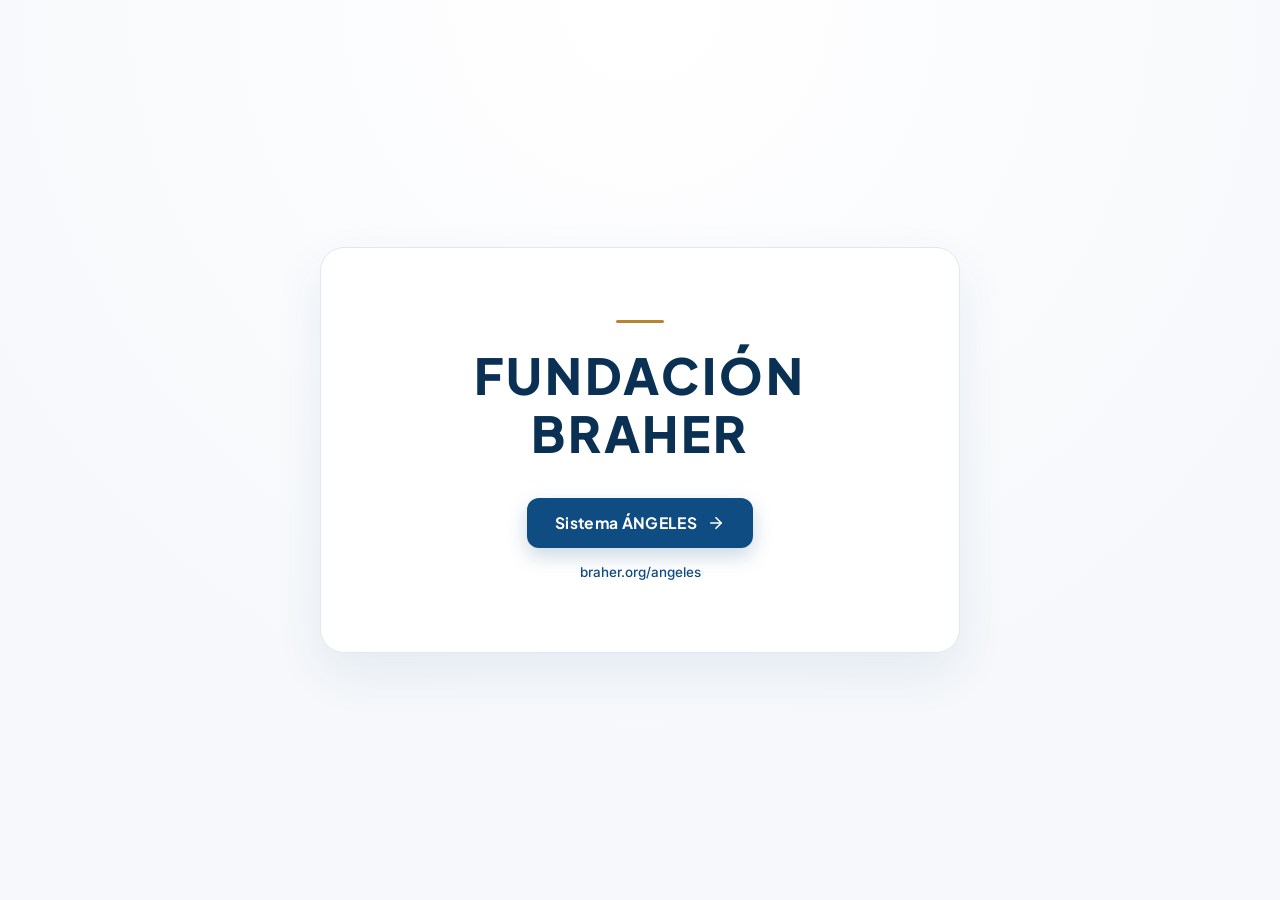
<file: index.html>
<!DOCTYPE html>
<!--
 * @project     ÁNGELES — Sistema Integral EHR & Gestión Clínica (PWA)
 * @institution Ángeles de Esperanza A.C. (Irapuato, Guanajuato)
 * @author      César Augusto Bravo Hernández
 * @role        CESAR A. BRAVO - DevRel @Google
 * @contact     cesarbraher@gmail.com | https://cebraher.com
 * @copyright   Todos los derechos reservados © 2026 César Augusto Bravo Hernández
-->
<html lang="es-MX">
<head>
  <meta charset="UTF-8" />
  <meta name="viewport" content="width=device-width, initial-scale=1.0" />
  <title>FUNDACIÓN BRAHER</title>
  <meta name="description" content="FUNDACIÓN BRAHER — Portal principal en cebraher.org con acceso directo al sistema ÁNGELES." />
  <meta name="theme-color" content="#0F4C81" />
  <link rel="icon" type="image/png" sizes="32x32" href="/angeles/assets/icons/favicon-32x32.png" />
  <link rel="preconnect" href="https://fonts.googleapis.com" />
  <link rel="preconnect" href="https://fonts.gstatic.com" crossorigin />
  <link href="https://fonts.googleapis.com/css2?family=Inter:wght@400;500;600&family=Plus+Jakarta+Sans:wght@600;700;800&display=swap" rel="stylesheet" />
  <style>
    :root {
      --blue-950: #0A3154;
      --blue-900: #0F4C81;
      --gold-500: #B8862D;
      --bg-canvas: #F6F8FB;
      --surface: #FFFFFF;
      --text-primary: #0F172A;
      --text-muted: #64748B;
      --border-light: #E2E8F0;
    }

    *, *::before, *::after { box-sizing: border-box; }

    body {
      margin: 0;
      min-height: 100vh;
      font-family: 'Inter', system-ui, -apple-system, sans-serif;
      background: radial-gradient(circle at top, #FFFFFF 0%, var(--bg-canvas) 68%);
      color: var(--text-primary);
      display: flex;
      flex-direction: column;
      align-items: center;
      justify-content: center;
      padding: 32px 20px;
      text-align: center;
    }

    main {
      width: 100%;
      max-width: 640px;
      background: var(--surface);
      border: 1px solid var(--border-light);
      border-radius: 24px;
      padding: clamp(44px, 7vw, 72px) clamp(24px, 5vw, 52px);
      box-shadow: 0 20px 50px rgba(15, 76, 129, 0.08);
    }

    .accent-rule {
      width: 48px;
      height: 3px;
      background: var(--gold-500);
      border-radius: 999px;
      margin: 0 auto 24px;
    }

    h1 {
      margin: 0 0 36px;
      font-family: 'Plus Jakarta Sans', system-ui, -apple-system, sans-serif;
      font-size: clamp(2rem, 5.2vw, 3.1rem);
      font-weight: 800;
      letter-spacing: 0.06em;
      line-height: 1.15;
      color: var(--blue-950);
    }

    .angeles-link {
      display: inline-flex;
      align-items: center;
      justify-content: center;
      gap: 10px;
      min-height: 50px;
      padding: 0 28px;
      border-radius: 12px;
      background: var(--blue-900);
      color: #FFFFFF;
      text-decoration: none;
      font-family: 'Plus Jakarta Sans', system-ui, sans-serif;
      font-size: 0.98rem;
      font-weight: 700;
      letter-spacing: 0.02em;
      box-shadow: 0 8px 20px rgba(15, 76, 129, 0.22);
      transition: background 0.18s ease, transform 0.14s ease, box-shadow 0.18s ease;
    }

    .angeles-link:hover {
      background: var(--blue-950);
      transform: translateY(-1px);
      box-shadow: 0 12px 26px rgba(15, 76, 129, 0.28);
    }

    .angeles-link:active {
      transform: translateY(0);
    }

    .path-hint {
      margin: 16px 0 0;
      font-size: 0.84rem;
      color: var(--text-muted);
    }

    .path-hint a {
      color: var(--blue-900);
      text-decoration: none;
      font-weight: 500;
    }

    .path-hint a:hover {
      text-decoration: underline;
    }
  </style>
</head>
<body>
  <main>
    <div class="accent-rule" aria-hidden="true"></div>
    <h1>FUNDACIÓN BRAHER</h1>
    <a class="angeles-link" id="link-sistema-angeles" href="/angeles/">
      <span>Sistema ÁNGELES</span>
      <svg width="18" height="18" viewBox="0 0 24 24" fill="none" stroke="currentColor" stroke-width="2.2" stroke-linecap="round" stroke-linejoin="round" aria-hidden="true">
        <line x1="5" y1="12" x2="19" y2="12"/>
        <polyline points="12 5 19 12 12 19"/>
      </svg>
    </a>
    <p class="path-hint">
      <a href="/angeles/">braher.org/angeles</a>
    </p>
  </main>
</body>
</html>
</file>
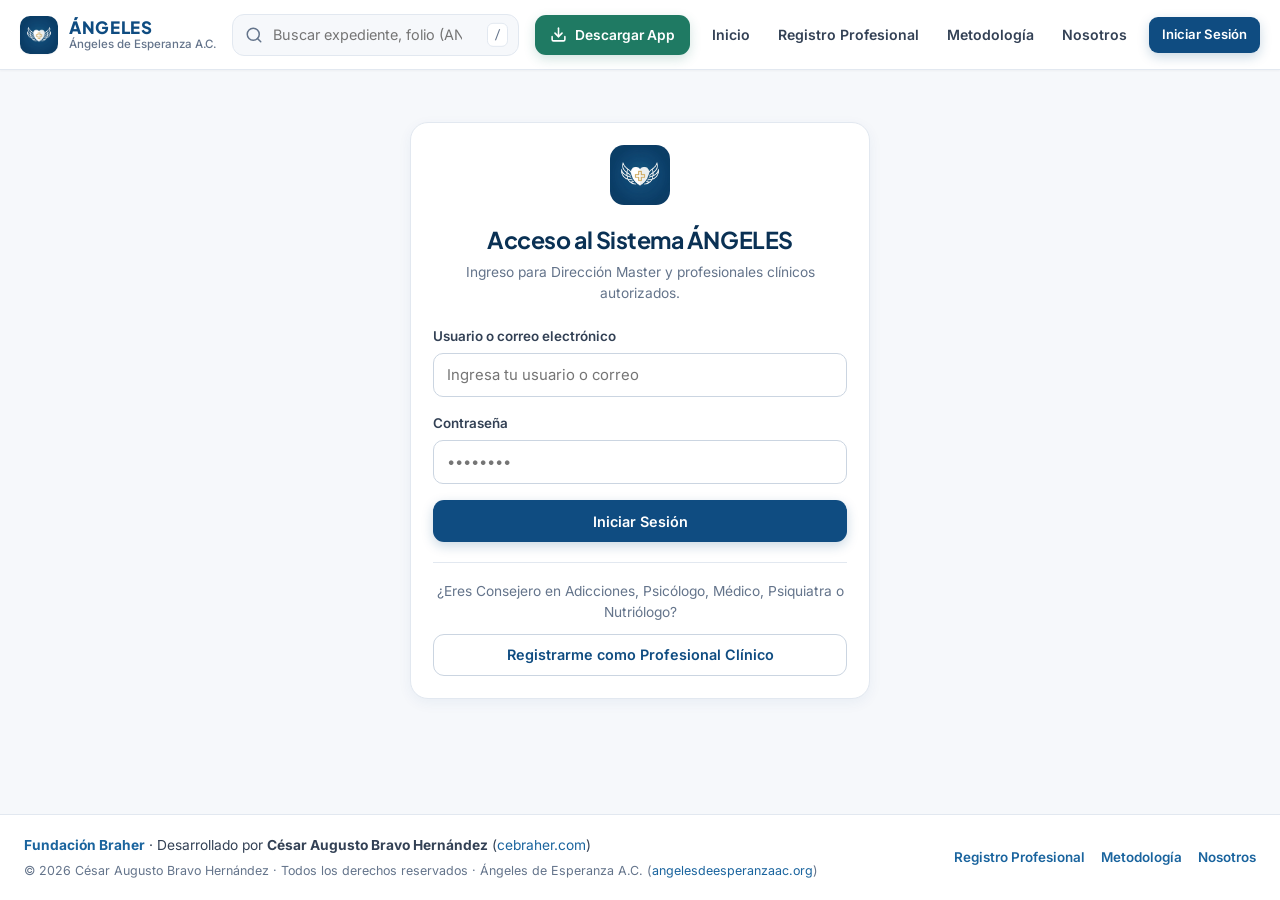
<file: angeles/index.html>
<!DOCTYPE html>
<!--
 * @project     ÁNGELES — Sistema Integral EHR & Gestión Clínica (PWA)
 * @institution Ángeles de Esperanza A.C. (Irapuato, Guanajuato)
 * @author      César Augusto Bravo Hernández
 * @role        CESAR A. BRAVO - DevRel @Google
 * @contact     cesarbraher@gmail.com | https://cebraher.com
 * @copyright   Todos los derechos reservados © 2026 César Augusto Bravo Hernández
-->
<html lang="es-MX">
<head>
  <meta charset="UTF-8" />
  <meta name="viewport" content="width=device-width, initial-scale=1.0, viewport-fit=cover" />
  <title>ÁNGELES — Sistema Integral de Expediente Clínico Electrónico | Ángeles de Esperanza A.C.</title>
  <meta name="description" content="Sistema Integral de Expediente Clínico Electrónico (EHR) y gestión terapéutica instalable como PWA para el Centro de Rehabilitación en Adicciones Ángeles de Esperanza A.C. en Irapuato, Guanajuato." />
  <meta name="author" content="César Augusto Bravo Hernández — CESAR A. BRAVO - DevRel @Google" />

  <!-- PWA & Mobile / Apple Integration (Directorio /angeles/) -->
  <link rel="manifest" href="/angeles/manifest.json" />
  <meta name="theme-color" content="#0F4C81" />
  <meta name="mobile-web-app-capable" content="yes" />
  <meta name="apple-mobile-web-app-capable" content="yes" />
  <meta name="apple-mobile-web-app-status-bar-style" content="black-translucent" />
  <meta name="apple-mobile-web-app-title" content="ÁNGELES" />
  <link rel="apple-touch-icon" href="/angeles/assets/icons/apple-touch-icon.png" />
  <link rel="icon" type="image/png" sizes="32x32" href="/angeles/assets/icons/favicon-32x32.png" />
  <link rel="icon" type="image/png" sizes="192x192" href="/angeles/assets/icons/icon-192x192.png" />

  <!-- Tipografía de alta legibilidad clínica -->
  <link rel="preconnect" href="https://fonts.googleapis.com" />
  <link rel="preconnect" href="https://fonts.gstatic.com" crossorigin />
  <link href="https://fonts.googleapis.com/css2?family=Inter:wght@400;500;600;700&family=JetBrains+Mono:wght@400;500;600&family=Plus+Jakarta+Sans:wght@500;600;700;800&display=swap" rel="stylesheet" />

  <link rel="stylesheet" href="/angeles/css/styles.css" />
</head>
<body>
  <!-- Aviso de estado sin conexión -->
  <div id="offline-banner" class="offline-banner hidden" role="status" aria-live="polite">
    <span>Modo sin conexión detectado — Sus borradores locales se resguardan automáticamente en este dispositivo.</span>
  </div>

  <!-- BARRA SUPERIOR PERSISTENTE (CON BUSCADOR GLOBAL + BOTÓN DESCARGAR APP) -->
  <header class="topbar" id="app-topbar">
    <div class="topbar-inner">
      <div class="topbar-left">
        <button id="btn-mobile-menu" class="icon-btn mobile-only" aria-label="Abrir menú de navegación" aria-expanded="false">
          <svg width="22" height="22" viewBox="0 0 24 24" fill="none" stroke="currentColor" stroke-width="2" stroke-linecap="round"><line x1="3" y1="6" x2="21" y2="6"/><line x1="3" y1="12" x2="21" y2="12"/><line x1="3" y1="18" x2="21" y2="18"/></svg>
        </button>

        <a href="/angeles/" class="brand" data-link>
          <img src="/angeles/assets/icons/icon-96x96.png" alt="Escudo ÁNGELES" class="brand-logo" width="38" height="38" />
          <div class="brand-text">
            <span class="brand-title">ÁNGELES</span>
            <span class="brand-subtitle">Ángeles de Esperanza A.C.</span>
          </div>
        </a>
      </div>

      <!-- BUSCADOR GLOBAL EN LA PARTE SUPERIOR -->
      <div class="topbar-search" id="global-search-wrapper" role="search">
        <svg class="search-icon" width="18" height="18" viewBox="0 0 24 24" fill="none" stroke="currentColor" stroke-width="2" stroke-linecap="round" stroke-linejoin="round" aria-hidden="true">
          <circle cx="11" cy="11" r="8"/><line x1="21" y1="21" x2="16.65" y2="16.65"/>
        </svg>
        <input
          type="search"
          id="global-search-input"
          class="search-input"
          placeholder="Buscar expediente, folio (ANG-2026), CURP o módulo..."
          autocomplete="off"
          aria-label="Buscador global de expedientes y módulos"
        />
        <kbd class="search-kbd" title="Presiona / para buscar">/</kbd>
        <div id="global-search-results" class="search-dropdown hidden" role="listbox" aria-label="Resultados de búsqueda"></div>
      </div>

      <!-- ACCIONES SUPERIORES: BOTÓN DIRECTO PARA DESCARGAR / INSTALAR LA APP + SESIÓN -->
      <div class="topbar-actions">
        <button id="btn-install-app" class="btn btn-download-app" type="button" title="Descargar e instalar ÁNGELES en tu teléfono o computadora">
          <svg width="17" height="17" viewBox="0 0 24 24" fill="none" stroke="currentColor" stroke-width="2.2" stroke-linecap="round" stroke-linejoin="round" aria-hidden="true">
            <path d="M21 15v4a2 2 0 0 1-2 2H5a2 2 0 0 1-2-2v-4"/>
            <polyline points="7 10 12 15 17 10"/>
            <line x1="12" y1="15" x2="12" y2="3"/>
          </svg>
          <span id="btn-install-app-label">Descargar App</span>
        </button>

        <nav id="topbar-nav" class="topbar-nav" aria-label="Navegación principal"></nav>
        <div id="topbar-user" class="topbar-user"></div>
      </div>
    </div>
  </header>

  <!-- CONTENEDOR PRINCIPAL (SIDEBAR CLÍNICA CUANDO ESTÁ AUTENTICADO + ÁREA DE VISTAS) -->
  <div class="app-shell" id="app-shell">
    <aside id="app-sidebar" class="sidebar hidden" aria-label="Menú clínico lateral"></aside>
    <div id="sidebar-backdrop" class="sidebar-backdrop hidden"></div>

    <div class="main-column">
      <main id="app-main" class="app-main" tabindex="-1"></main>

      <!-- PIE DE PÁGINA INSTITUCIONAL (ÚNICO LUGAR CON DATOS DE FUNDACIÓN BRAHER, AUTORÍA Y DERECHOS) -->
      <footer class="app-footer">
        <div class="footer-inner">
          <div class="footer-left">
            <p class="footer-attribution">
              <a href="/"><strong>Fundación Braher</strong></a> · Desarrollado por
              <strong>César Augusto Bravo Hernández</strong>
              (<a href="https://cebraher.com" target="_blank" rel="noopener noreferrer">cebraher.com</a>)
            </p>
            <p class="footer-meta">
              © 2026 César Augusto Bravo Hernández · Todos los derechos reservados ·
              Ángeles de Esperanza A.C. (<a href="https://angelesdeesperanzaac.org" target="_blank" rel="noopener noreferrer">angelesdeesperanzaac.org</a>)
            </p>
          </div>
          <div class="footer-links">
            <a href="/angeles/registro" data-link>Registro Profesional</a>
            <a href="/angeles/servicios" data-link>Metodología</a>
            <a href="/angeles/nosotros" data-link>Nosotros</a>
          </div>
        </div>
      </footer>
    </div>
  </div>

  <!-- MODAL DE DESCARGA E INSTALACIÓN DIRECTA DE LA APP (PWA) -->
  <div id="install-modal" class="modal-overlay hidden" role="dialog" aria-modal="true" aria-labelledby="install-modal-title">
    <div class="modal-card modal-install">
      <div class="modal-header">
        <div class="install-modal-brand">
          <img src="/angeles/assets/icons/icon-192x192.png" alt="Icono ÁNGELES" width="48" height="48" />
          <div>
            <h2 id="install-modal-title">Instalar App ÁNGELES</h2>
            <p class="muted-sm">Aplicación web instalable (Android, iOS, Windows, macOS, Linux)</p>
          </div>
        </div>
        <button class="icon-btn" id="btn-close-install-modal" aria-label="Cerrar ventana">&times;</button>
      </div>

      <div class="modal-body" id="install-modal-body">
        <!-- Inyectado dinámicamente por pwa.js -->
      </div>
    </div>
  </div>

  <!-- MODAL GENÉRICO REUTILIZABLE (NUEVO EXPEDIENTE, ADENDA SOAP, NUEVO USUARIO, ETC.) -->
  <div id="generic-modal" class="modal-overlay hidden" role="dialog" aria-modal="true" aria-labelledby="generic-modal-title">
    <div class="modal-card">
      <div class="modal-header">
        <h2 id="generic-modal-title">Formulario</h2>
        <button class="icon-btn" id="btn-close-generic-modal" aria-label="Cerrar ventana">&times;</button>
      </div>
      <div class="modal-body" id="generic-modal-body"></div>
    </div>
  </div>

  <!-- CONTENEDOR DE NOTIFICACIONES TOAST -->
  <div id="toast-container" class="toast-container" aria-live="polite"></div>

  <script type="module" src="/angeles/js/app.js"></script>
</body>
</html>
</file>
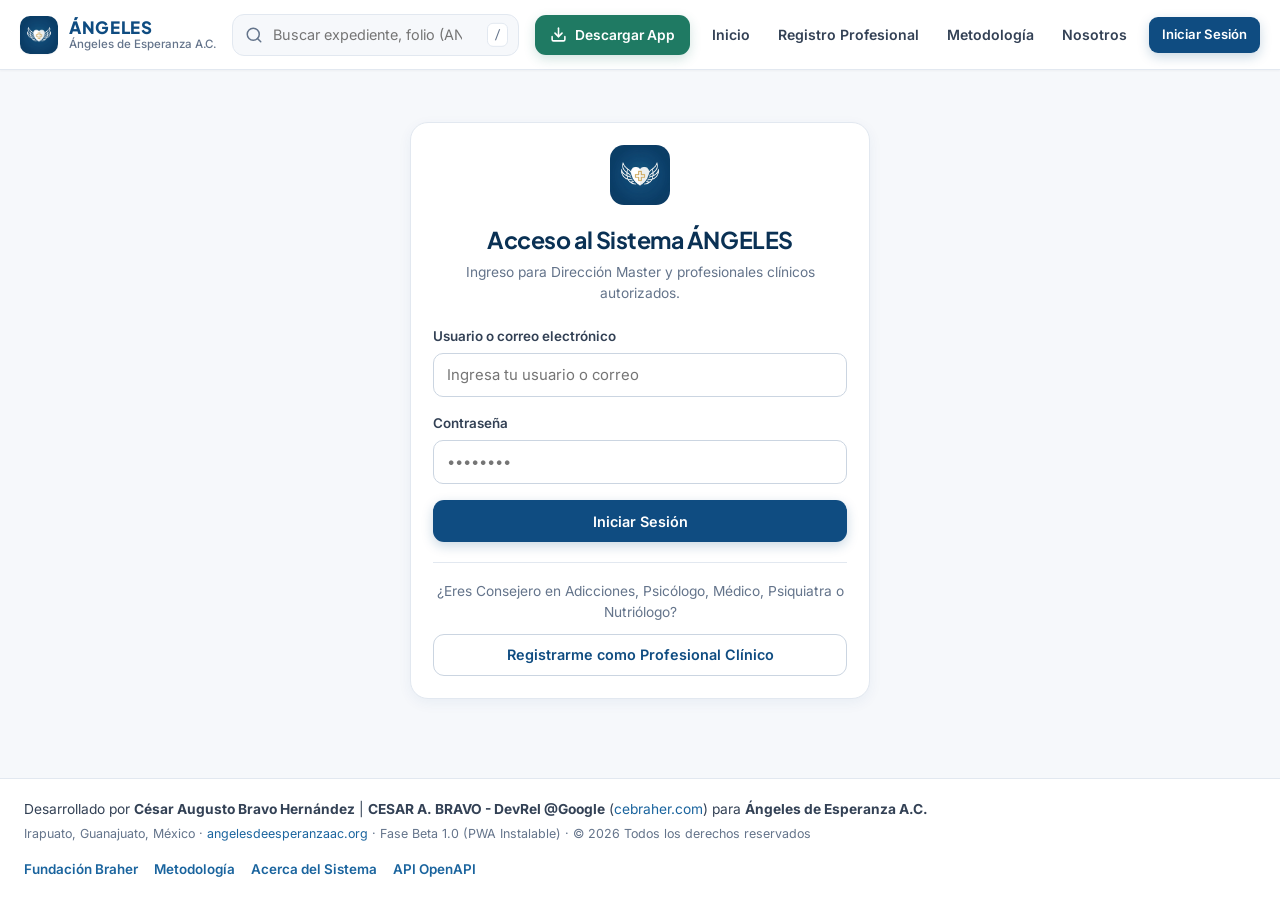
<file: frontend/angeles/index.html>
<!DOCTYPE html>
<!--
 * @project     ÁNGELES — Sistema Integral EHR & Gestión Clínica (PWA)
 * @institution Ángeles de Esperanza A.C. (Irapuato, Guanajuato)
 * @author      César Augusto Bravo Hernández
 * @role        CESAR A. BRAVO - DevRel @Google
 * @contact     cesarbraher@gmail.com | https://cebraher.com
 * @copyright   Todos los derechos reservados © 2026 César Augusto Bravo Hernández
-->
<html lang="es-MX">
<head>
  <meta charset="UTF-8" />
  <meta name="viewport" content="width=device-width, initial-scale=1.0, viewport-fit=cover" />
  <title>ÁNGELES — Sistema Integral de Expediente Clínico Electrónico | Ángeles de Esperanza A.C.</title>
  <meta name="description" content="Sistema Integral de Expediente Clínico Electrónico (EHR) y gestión terapéutica instalable como PWA para el Centro de Rehabilitación en Adicciones Ángeles de Esperanza A.C. en Irapuato, Guanajuato." />
  <meta name="author" content="César Augusto Bravo Hernández — CESAR A. BRAVO - DevRel @Google" />

  <!-- PWA & Mobile / Apple Integration (Directorio /angeles/) -->
  <link rel="manifest" href="/angeles/manifest.json" />
  <meta name="theme-color" content="#0F4C81" />
  <meta name="mobile-web-app-capable" content="yes" />
  <meta name="apple-mobile-web-app-capable" content="yes" />
  <meta name="apple-mobile-web-app-status-bar-style" content="black-translucent" />
  <meta name="apple-mobile-web-app-title" content="ÁNGELES" />
  <link rel="apple-touch-icon" href="/angeles/assets/icons/apple-touch-icon.png" />
  <link rel="icon" type="image/png" sizes="32x32" href="/angeles/assets/icons/favicon-32x32.png" />
  <link rel="icon" type="image/png" sizes="192x192" href="/angeles/assets/icons/icon-192x192.png" />

  <!-- Tipografía de alta legibilidad clínica -->
  <link rel="preconnect" href="https://fonts.googleapis.com" />
  <link rel="preconnect" href="https://fonts.gstatic.com" crossorigin />
  <link href="https://fonts.googleapis.com/css2?family=Inter:wght@400;500;600;700&family=JetBrains+Mono:wght@400;500;600&family=Plus+Jakarta+Sans:wght@500;600;700;800&display=swap" rel="stylesheet" />

  <link rel="stylesheet" href="/angeles/css/styles.css" />
</head>
<body>
  <!-- Aviso de estado sin conexión -->
  <div id="offline-banner" class="offline-banner hidden" role="status" aria-live="polite">
    <span>Modo sin conexión detectado — Sus borradores locales se resguardan automáticamente en este dispositivo.</span>
  </div>

  <!-- BARRA SUPERIOR PERSISTENTE (CON BUSCADOR GLOBAL + BOTÓN DESCARGAR APP) -->
  <header class="topbar" id="app-topbar">
    <div class="topbar-inner">
      <div class="topbar-left">
        <button id="btn-mobile-menu" class="icon-btn mobile-only" aria-label="Abrir menú de navegación" aria-expanded="false">
          <svg width="22" height="22" viewBox="0 0 24 24" fill="none" stroke="currentColor" stroke-width="2" stroke-linecap="round"><line x1="3" y1="6" x2="21" y2="6"/><line x1="3" y1="12" x2="21" y2="12"/><line x1="3" y1="18" x2="21" y2="18"/></svg>
        </button>

        <a href="/angeles/" class="brand" data-link>
          <img src="/angeles/assets/icons/icon-96x96.png" alt="Escudo ÁNGELES" class="brand-logo" width="38" height="38" />
          <div class="brand-text">
            <span class="brand-title">ÁNGELES</span>
            <span class="brand-subtitle">Ángeles de Esperanza A.C.</span>
          </div>
        </a>
      </div>

      <!-- BUSCADOR GLOBAL EN LA PARTE SUPERIOR -->
      <div class="topbar-search" id="global-search-wrapper" role="search">
        <svg class="search-icon" width="18" height="18" viewBox="0 0 24 24" fill="none" stroke="currentColor" stroke-width="2" stroke-linecap="round" stroke-linejoin="round" aria-hidden="true">
          <circle cx="11" cy="11" r="8"/><line x1="21" y1="21" x2="16.65" y2="16.65"/>
        </svg>
        <input
          type="search"
          id="global-search-input"
          class="search-input"
          placeholder="Buscar expediente, folio (ANG-2026), CURP o módulo..."
          autocomplete="off"
          aria-label="Buscador global de expedientes y módulos"
        />
        <kbd class="search-kbd" title="Presiona / para buscar">/</kbd>
        <div id="global-search-results" class="search-dropdown hidden" role="listbox" aria-label="Resultados de búsqueda"></div>
      </div>

      <!-- ACCIONES SUPERIORES: BOTÓN DIRECTO PARA DESCARGAR / INSTALAR LA APP + SESIÓN -->
      <div class="topbar-actions">
        <button id="btn-install-app" class="btn btn-download-app" type="button" title="Descargar e instalar ÁNGELES en tu teléfono o computadora">
          <svg width="17" height="17" viewBox="0 0 24 24" fill="none" stroke="currentColor" stroke-width="2.2" stroke-linecap="round" stroke-linejoin="round" aria-hidden="true">
            <path d="M21 15v4a2 2 0 0 1-2 2H5a2 2 0 0 1-2-2v-4"/>
            <polyline points="7 10 12 15 17 10"/>
            <line x1="12" y1="15" x2="12" y2="3"/>
          </svg>
          <span id="btn-install-app-label">Descargar App</span>
        </button>

        <nav id="topbar-nav" class="topbar-nav" aria-label="Navegación principal"></nav>
        <div id="topbar-user" class="topbar-user"></div>
      </div>
    </div>
  </header>

  <!-- CONTENEDOR PRINCIPAL (SIDEBAR CLÍNICA CUANDO ESTÁ AUTENTICADO + ÁREA DE VISTAS) -->
  <div class="app-shell" id="app-shell">
    <aside id="app-sidebar" class="sidebar hidden" aria-label="Menú clínico lateral"></aside>
    <div id="sidebar-backdrop" class="sidebar-backdrop hidden"></div>

    <div class="main-column">
      <main id="app-main" class="app-main" tabindex="-1"></main>

      <!-- PIE DE PÁGINA INSTITUCIONAL CON IDENTIDAD VISIBLE OBLIGATORIA -->
      <footer class="app-footer">
        <div class="footer-inner">
          <div class="footer-left">
            <p class="footer-attribution">
              Desarrollado por <strong>César Augusto Bravo Hernández</strong> |
              <strong>CESAR A. BRAVO - DevRel @Google</strong>
              (<a href="https://cebraher.com" target="_blank" rel="noopener noreferrer">cebraher.com</a>)
              para <strong>Ángeles de Esperanza A.C.</strong>
            </p>
            <p class="footer-meta">
              Irapuato, Guanajuato, México ·
              <a href="https://angelesdeesperanzaac.org" target="_blank" rel="noopener noreferrer">angelesdeesperanzaac.org</a> ·
              Fase Beta 1.0 (PWA Instalable) · © 2026 Todos los derechos reservados
            </p>
          </div>
          <div class="footer-links">
            <a href="/">Fundación Braher</a>
            <a href="/angeles/servicios" data-link>Metodología</a>
            <a href="/angeles/nosotros" data-link>Acerca del Sistema</a>
            <a href="/docs" target="_blank" rel="noopener noreferrer">API OpenAPI</a>
          </div>
        </div>
      </footer>
    </div>
  </div>

  <!-- MODAL DE DESCARGA E INSTALACIÓN DIRECTA DE LA APP (PWA) -->
  <div id="install-modal" class="modal-overlay hidden" role="dialog" aria-modal="true" aria-labelledby="install-modal-title">
    <div class="modal-card modal-install">
      <div class="modal-header">
        <div class="install-modal-brand">
          <img src="/angeles/assets/icons/icon-192x192.png" alt="Icono ÁNGELES" width="48" height="48" />
          <div>
            <h2 id="install-modal-title">Instalar App ÁNGELES</h2>
            <p class="muted-sm">Aplicación web instalable (Android, iOS, Windows, macOS, Linux)</p>
          </div>
        </div>
        <button class="icon-btn" id="btn-close-install-modal" aria-label="Cerrar ventana">&times;</button>
      </div>

      <div class="modal-body" id="install-modal-body">
        <!-- Inyectado dinámicamente por pwa.js -->
      </div>
    </div>
  </div>

  <!-- MODAL GENÉRICO REUTILIZABLE (NUEVO EXPEDIENTE, ADENDA SOAP, NUEVO USUARIO, ETC.) -->
  <div id="generic-modal" class="modal-overlay hidden" role="dialog" aria-modal="true" aria-labelledby="generic-modal-title">
    <div class="modal-card">
      <div class="modal-header">
        <h2 id="generic-modal-title">Formulario</h2>
        <button class="icon-btn" id="btn-close-generic-modal" aria-label="Cerrar ventana">&times;</button>
      </div>
      <div class="modal-body" id="generic-modal-body"></div>
    </div>
  </div>

  <!-- CONTENEDOR DE NOTIFICACIONES TOAST -->
  <div id="toast-container" class="toast-container" aria-live="polite"></div>

  <script type="module" src="/angeles/js/app.js"></script>
</body>
</html>
</file>
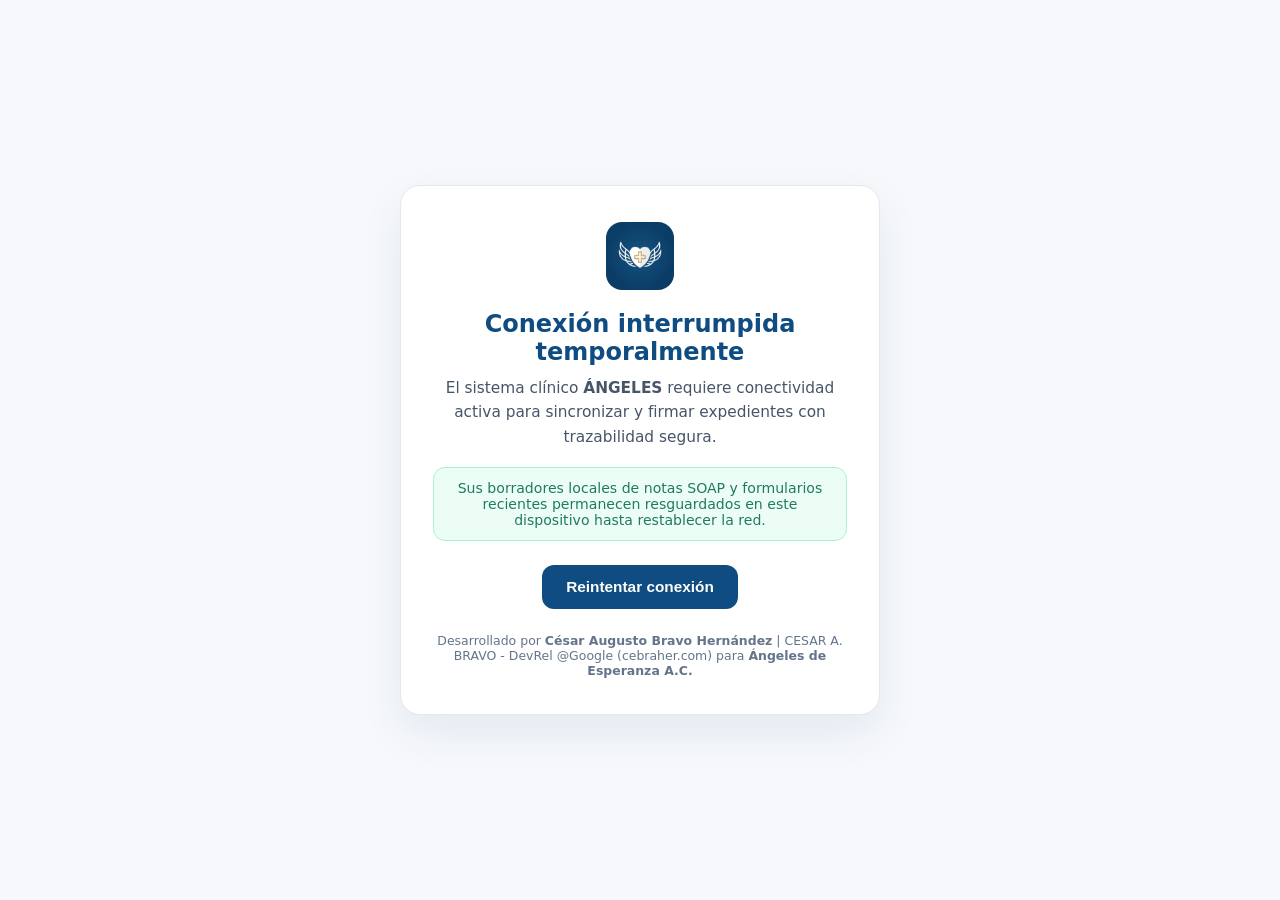
<file: angeles/offline.html>
<!DOCTYPE html>
<!--
 * @project     ÁNGELES — Sistema Integral EHR & Gestión Clínica (PWA)
 * @institution Ángeles de Esperanza A.C. (Irapuato, Guanajuato)
 * @author      César Augusto Bravo Hernández
 * @role        CESAR A. BRAVO - DevRel @Google
 * @contact     cesarbraher@gmail.com | https://cebraher.com
 * @copyright   Todos los derechos reservados © 2026 César Augusto Bravo Hernández
-->
<html lang="es-MX">
<head>
  <meta charset="UTF-8" />
  <meta name="viewport" content="width=device-width, initial-scale=1.0" />
  <meta name="theme-color" content="#0F4C81" />
  <title>Sin conexión — ÁNGELES | Ángeles de Esperanza A.C.</title>
  <link rel="icon" type="image/png" href="/angeles/assets/icons/favicon-32x32.png" />
  <style>
    :root { --blue:#0F4C81; --bg:#F6F8FB; --text:#0F172A; --muted:#475569; --green:#1F7A63; }
    * { box-sizing: border-box; }
    body {
      margin: 0; font-family: system-ui, -apple-system, 'Segoe UI', Roboto, sans-serif;
      background: var(--bg); color: var(--text); min-height: 100vh;
      display: flex; align-items: center; justify-content: center; padding: 24px;
    }
    .offline-card {
      background: #FFFFFF; border: 1px solid #E2E8F0; border-radius: 20px;
      max-width: 480px; width: 100%; padding: 36px 32px; text-align: center;
      box-shadow: 0 18px 40px rgba(15, 76, 129, 0.08);
    }
    .offline-card img { width: 68px; height: 68px; border-radius: 16px; margin-bottom: 16px; }
    h1 { margin: 0 0 10px; font-size: 1.5rem; color: var(--blue); }
    p { margin: 0 0 16px; color: var(--muted); line-height: 1.6; font-size: 0.96rem; }
    .safe-note {
      background: #ECFDF5; border: 1px solid #A7F3D0; color: var(--green);
      border-radius: 12px; padding: 12px 14px; font-size: 0.88rem; margin: 18px 0 24px;
    }
    .btn {
      display: inline-flex; align-items: center; justify-content: center; gap: 8px;
      background: var(--blue); color: #fff; border: 0; border-radius: 12px;
      padding: 13px 24px; font-weight: 600; font-size: 0.96rem; cursor: pointer;
    }
    .btn:hover { opacity: 0.94; }
    footer { margin-top: 24px; font-size: 0.78rem; color: #64748B; }
  </style>
</head>
<body>
  <main class="offline-card">
    <img src="/angeles/assets/icons/icon-192x192.png" alt="ÁNGELES" />
    <h1>Conexión interrumpida temporalmente</h1>
    <p>
      El sistema clínico <strong>ÁNGELES</strong> requiere conectividad activa para sincronizar y firmar expedientes con trazabilidad segura.
    </p>
    <div class="safe-note">
      Sus borradores locales de notas SOAP y formularios recientes permanecen resguardados en este dispositivo hasta restablecer la red.
    </div>
    <button class="btn" onclick="window.location.reload()">Reintentar conexión</button>
    <footer>
      Desarrollado por <strong>César Augusto Bravo Hernández</strong> | CESAR A. BRAVO - DevRel @Google (cebraher.com) para <strong>Ángeles de Esperanza A.C.</strong>
    </footer>
  </main>
</body>
</html>
</file>
<file: angeles/css/styles.css>
/**
 * @project     ÁNGELES — Sistema Integral EHR & Gestión Clínica (PWA)
 * @institution Ángeles de Esperanza A.C. (Irapuato, Guanajuato)
 * @author      César Augusto Bravo Hernández
 * @role        CESAR A. BRAVO - DevRel @Google
 * @contact     cesarbraher@gmail.com | https://cebraher.com
 * @copyright   Todos los derechos reservados © 2026 César Augusto Bravo Hernández
 */

:root {
  /* Paleta Humanizada Institucional — Paz, Claridad y Calidez */
  --blue-950: #0A3154;
  --blue-900: #0F4C81;
  --blue-700: #1A649E;
  --blue-100: #EBF4FB;
  --blue-50:  #F4F9FD;

  --hope-700: #18634F;
  --hope-600: #1F7A63;
  --hope-100: #E6F6F0;

  --gold-600: #9E6E1E;
  --gold-500: #B8862D;
  --gold-100: #FCF5E6;

  --danger-600: #B42318;
  --danger-100: #FEF3F2;

  --bg-canvas: #F6F8FB;
  --bg-surface: #FFFFFF;
  --bg-subtle: #F1F5F9;

  --text-primary: #0F172A;
  --text-secondary: #334155;
  --text-muted: #64748B;

  --border-light: #E2E8F0;
  --border-medium: #CBD5E1;

  --shadow-xs: 0 1px 2px rgba(15, 23, 42, 0.04);
  --shadow-sm: 0 4px 14px rgba(15, 76, 129, 0.06);
  --shadow-md: 0 12px 28px rgba(15, 76, 129, 0.09);
  --shadow-lg: 0 24px 48px rgba(15, 23, 42, 0.14);

  --radius-sm: 8px;
  --radius-md: 12px;
  --radius-lg: 18px;
  --radius-xl: 24px;

  --topbar-h: 70px;
  --sidebar-w: 264px;

  --font-display: 'Plus Jakarta Sans', system-ui, -apple-system, sans-serif;
  --font-body: 'Inter', system-ui, -apple-system, sans-serif;
  --font-mono: 'JetBrains Mono', ui-monospace, SFMono-Regular, monospace;
}

*, *::before, *::after { box-sizing: border-box; }

html {
  font-size: 16px;
  scroll-behavior: smooth;
  -webkit-tap-highlight-color: transparent;
}

body {
  margin: 0;
  font-family: var(--font-body);
  background: var(--bg-canvas);
  color: var(--text-primary);
  line-height: 1.55;
  min-height: 100vh;
  overflow-x: hidden;
}

h1, h2, h3, h4 {
  font-family: var(--font-display);
  letter-spacing: -0.02em;
  color: var(--text-primary);
  margin-top: 0;
}

a { color: var(--blue-700); text-decoration: none; }
a:hover { text-decoration: underline; }

.hidden { display: none !important; }
.mono { font-family: var(--font-mono); font-size: 0.88em; }
.muted { color: var(--text-muted); }
.muted-sm { color: var(--text-muted); font-size: 0.86rem; margin: 0; }

/* ============================================================================
 * OFFLINE BANNER
 * ========================================================================== */
.offline-banner {
  background: var(--gold-100);
  color: var(--gold-600);
  border-bottom: 1px solid #F2D7A0;
  text-align: center;
  padding: 8px 16px;
  font-size: 0.86rem;
  font-weight: 600;
}

/* ============================================================================
 * BARRA SUPERIOR PERSISTENTE (CON BUSCADOR + BOTÓN DESCARGAR APP)
 * ========================================================================== */
.topbar {
  position: sticky;
  top: 0;
  z-index: 40;
  height: var(--topbar-h);
  background: rgba(255, 255, 255, 0.94);
  backdrop-filter: blur(12px);
  border-bottom: 1px solid var(--border-light);
  box-shadow: var(--shadow-xs);
}

.topbar-inner {
  max-width: 1440px;
  height: 100%;
  margin: 0 auto;
  padding: 0 20px;
  display: flex;
  align-items: center;
  justify-content: space-between;
  gap: 16px;
}

.topbar-left {
  display: flex;
  align-items: center;
  gap: 10px;
  flex-shrink: 0;
}

.brand {
  display: flex;
  align-items: center;
  gap: 11px;
  text-decoration: none !important;
}

.brand-logo {
  width: 38px;
  height: 38px;
  border-radius: 10px;
  box-shadow: var(--shadow-xs);
  object-fit: cover;
}

.brand-text {
  display: flex;
  flex-direction: column;
  line-height: 1.15;
}

.brand-title {
  font-family: var(--font-display);
  font-weight: 800;
  font-size: 1.06rem;
  color: var(--blue-900);
  letter-spacing: 0.04em;
}

.brand-subtitle {
  font-size: 0.72rem;
  color: var(--text-muted);
  font-weight: 500;
}

/* Buscador Global en Barra Superior */
.topbar-search {
  position: relative;
  flex: 1 1 360px;
  max-width: 480px;
  min-width: 180px;
}

.search-icon {
  position: absolute;
  left: 13px;
  top: 50%;
  transform: translateY(-50%);
  color: var(--text-muted);
  pointer-events: none;
}

.search-input {
  width: 100%;
  height: 42px;
  padding: 0 42px 0 40px;
  border-radius: 12px;
  border: 1px solid var(--border-light);
  background: var(--bg-canvas);
  font-family: var(--font-body);
  font-size: 0.9rem;
  color: var(--text-primary);
  transition: border-color 0.18s ease, background 0.18s ease, box-shadow 0.18s ease;
}

.search-input:focus {
  outline: none;
  background: #FFFFFF;
  border-color: var(--blue-700);
  box-shadow: 0 0 0 3px rgba(15, 76, 129, 0.12);
}

.search-kbd {
  position: absolute;
  right: 11px;
  top: 50%;
  transform: translateY(-50%);
  font-family: var(--font-mono);
  font-size: 0.74rem;
  color: var(--text-muted);
  background: #FFFFFF;
  border: 1px solid var(--border-light);
  border-radius: 6px;
  padding: 2px 6px;
  pointer-events: none;
}

.search-dropdown {
  position: absolute;
  top: calc(100% + 8px);
  left: 0;
  right: 0;
  background: #FFFFFF;
  border: 1px solid var(--border-light);
  border-radius: var(--radius-md);
  box-shadow: var(--shadow-lg);
  max-height: 420px;
  overflow-y: auto;
  z-index: 60;
  padding: 8px;
}

.search-group-label {
  font-size: 0.72rem;
  font-weight: 700;
  text-transform: uppercase;
  letter-spacing: 0.06em;
  color: var(--text-muted);
  padding: 8px 10px 4px;
}

.search-item {
  width: 100%;
  display: flex;
  align-items: center;
  justify-content: space-between;
  gap: 10px;
  text-align: left;
  background: transparent;
  border: 0;
  border-radius: 9px;
  padding: 10px 12px;
  cursor: pointer;
  color: var(--text-primary);
  transition: background 0.14s ease;
}

.search-item:hover, .search-item:focus {
  background: var(--blue-50);
  outline: none;
}

.search-item-title { font-weight: 600; font-size: 0.9rem; display: block; }
.search-item-sub { font-size: 0.78rem; color: var(--text-muted); display: block; }

.topbar-actions {
  display: flex;
  align-items: center;
  gap: 10px;
  flex-shrink: 0;
}

.topbar-nav {
  display: flex;
  align-items: center;
  gap: 4px;
}

.topbar-nav a {
  padding: 8px 12px;
  border-radius: 9px;
  font-size: 0.88rem;
  font-weight: 600;
  color: var(--text-secondary);
  text-decoration: none;
  transition: background 0.15s ease, color 0.15s ease;
}

.topbar-nav a:hover, .topbar-nav a.active {
  background: var(--blue-50);
  color: var(--blue-900);
}

.topbar-user {
  display: flex;
  align-items: center;
  gap: 8px;
}

.user-pill {
  display: inline-flex;
  align-items: center;
  gap: 8px;
  padding: 6px 12px;
  background: var(--bg-canvas);
  border: 1px solid var(--border-light);
  border-radius: 999px;
  font-size: 0.82rem;
}

.user-avatar {
  width: 26px;
  height: 26px;
  border-radius: 50%;
  background: var(--blue-900);
  color: #fff;
  display: grid;
  place-items: center;
  font-weight: 700;
  font-size: 0.74rem;
}

/* ============================================================================
 * BOTONES Y CONTROLES TÁCTILES (MOBILE-FIRST 44PX+)
 * ========================================================================== */
.btn {
  display: inline-flex;
  align-items: center;
  justify-content: center;
  gap: 8px;
  min-height: 42px;
  padding: 0 16px;
  border-radius: 11px;
  border: 1px solid transparent;
  font-family: var(--font-body);
  font-size: 0.9rem;
  font-weight: 600;
  cursor: pointer;
  text-decoration: none !important;
  transition: transform 0.12s ease, background 0.16s ease, border-color 0.16s ease, box-shadow 0.16s ease;
  white-space: nowrap;
}

.btn:active { transform: translateY(1px); }
.btn:disabled { opacity: 0.55; cursor: not-allowed; }

.btn-primary {
  background: var(--blue-900);
  color: #FFFFFF;
  box-shadow: 0 4px 12px rgba(15, 76, 129, 0.22);
}
.btn-primary:hover:not(:disabled) { background: var(--blue-950); }

.btn-download-app {
  background: var(--hope-600);
  color: #FFFFFF;
  min-height: 40px;
  padding: 0 14px;
  font-size: 0.86rem;
  box-shadow: 0 4px 12px rgba(31, 122, 99, 0.2);
}
.btn-download-app:hover { background: var(--hope-700); }
.btn-download-app.installed {
  background: var(--hope-100);
  color: var(--hope-700);
  border-color: #B7E4D5;
  box-shadow: none;
}

.btn-secondary {
  background: #FFFFFF;
  color: var(--blue-900);
  border-color: var(--border-medium);
}
.btn-secondary:hover:not(:disabled) { background: var(--blue-50); border-color: var(--blue-700); }

.btn-gold {
  background: var(--gold-100);
  color: var(--gold-600);
  border-color: #E8CB92;
}
.btn-gold:hover:not(:disabled) { background: #F8E8C4; }

.btn-ghost {
  background: transparent;
  color: var(--text-secondary);
}
.btn-ghost:hover:not(:disabled) { background: var(--bg-subtle); color: var(--text-primary); }

.btn-danger-outline {
  background: #FFFFFF;
  color: var(--danger-600);
  border-color: #F4C4BF;
}
.btn-danger-outline:hover { background: var(--danger-100); }

.btn-sm { min-height: 36px; padding: 0 12px; font-size: 0.82rem; border-radius: 9px; }

.icon-btn {
  width: 40px;
  height: 40px;
  border-radius: 10px;
  border: 1px solid var(--border-light);
  background: #FFFFFF;
  color: var(--text-primary);
  display: inline-grid;
  place-items: center;
  cursor: pointer;
  font-size: 1.3rem;
}
.icon-btn:hover { background: var(--bg-subtle); }

/* ============================================================================
 * LAYOUT PRINCIPAL (SHELL + SIDEBAR CLÍNICA)
 * ========================================================================== */
.app-shell {
  display: flex;
  min-height: calc(100vh - var(--topbar-h));
}

.sidebar {
  width: var(--sidebar-w);
  flex-shrink: 0;
  background: #FFFFFF;
  border-right: 1px solid var(--border-light);
  padding: 20px 14px;
  display: flex;
  flex-direction: column;
  justify-content: space-between;
  gap: 20px;
}

.sidebar-group-title {
  font-size: 0.72rem;
  font-weight: 700;
  letter-spacing: 0.07em;
  text-transform: uppercase;
  color: var(--text-muted);
  padding: 10px 12px 6px;
}

.sidebar-nav {
  display: flex;
  flex-direction: column;
  gap: 4px;
}

.sidebar-link {
  display: flex;
  align-items: center;
  gap: 10px;
  padding: 11px 12px;
  border-radius: 11px;
  font-size: 0.91rem;
  font-weight: 600;
  color: var(--text-secondary);
  text-decoration: none !important;
  transition: background 0.15s ease, color 0.15s ease;
}

.sidebar-link:hover { background: var(--blue-50); color: var(--blue-900); }
.sidebar-link.active { background: var(--blue-100); color: var(--blue-900); }

.sidebar-install-box {
  background: var(--blue-50);
  border: 1px solid #D6E7F5;
  border-radius: var(--radius-md);
  padding: 14px;
}
.sidebar-install-box h4 { font-size: 0.88rem; margin: 0 0 4px; color: var(--blue-900); }
.sidebar-install-box p { font-size: 0.78rem; color: var(--text-muted); margin: 0 0 10px; }

.main-column {
  flex: 1;
  min-width: 0;
  display: flex;
  flex-direction: column;
}

.app-main {
  flex: 1;
  width: 100%;
  max-width: 1280px;
  margin: 0 auto;
  padding: 28px 24px 48px;
}

/* ============================================================================
 * LANDING INSTITUCIONAL (ESTÉTICA HUMANIZADA)
 * ========================================================================== */
.hero-section {
  display: grid;
  grid-template-columns: 1.05fr 0.95fr;
  gap: 36px;
  align-items: center;
  padding: 16px 0 40px;
}

.hero-eyebrow {
  font-size: 0.82rem;
  font-weight: 700;
  letter-spacing: 0.08em;
  text-transform: uppercase;
  color: var(--hope-600);
  margin-bottom: 12px;
}

.hero-title {
  font-size: clamp(2rem, 3.6vw, 2.95rem);
  line-height: 1.13;
  color: var(--blue-950);
  margin-bottom: 16px;
}

.hero-lead {
  font-size: 1.05rem;
  color: var(--text-secondary);
  margin-bottom: 24px;
  max-width: 560px;
}

.hero-cta {
  display: flex;
  flex-wrap: wrap;
  gap: 12px;
  margin-bottom: 26px;
}

.hero-quote {
  border-left: 3px solid var(--gold-500);
  padding: 10px 16px;
  background: #FFFFFF;
  border-radius: 0 12px 12px 0;
  box-shadow: var(--shadow-xs);
}
.hero-quote p { margin: 0 0 4px; font-style: italic; color: var(--text-secondary); font-size: 0.94rem; }
.hero-quote cite { font-style: normal; font-size: 0.8rem; font-weight: 600; color: var(--blue-900); }

.hero-visual {
  position: relative;
  border-radius: var(--radius-xl);
  overflow: hidden;
  box-shadow: var(--shadow-md);
  border: 1px solid var(--border-light);
  background: #FFFFFF;
}

.hero-visual img {
  display: block;
  width: 100%;
  height: auto;
  aspect-ratio: 16 / 10;
  object-fit: cover;
}

.hero-visual-caption {
  padding: 14px 18px;
  background: #FFFFFF;
  display: flex;
  align-items: center;
  justify-content: space-between;
  gap: 12px;
  font-size: 0.84rem;
  color: var(--text-secondary);
}

.section-block { margin-top: 42px; }
.section-head { margin-bottom: 22px; max-width: 720px; }
.section-head h2 { font-size: 1.55rem; margin-bottom: 6px; color: var(--blue-950); }
.section-head p { margin: 0; color: var(--text-muted); }

/* ============================================================================
 * TARJETAS, GRILLAS, BADGES Y TABLAS CLÍNICAS
 * ========================================================================== */
.grid-2 { display: grid; grid-template-columns: repeat(2, minmax(0, 1fr)); gap: 18px; }
.grid-3 { display: grid; grid-template-columns: repeat(3, minmax(0, 1fr)); gap: 18px; }
.grid-4 { display: grid; grid-template-columns: repeat(4, minmax(0, 1fr)); gap: 16px; }

.card {
  background: var(--bg-surface);
  border: 1px solid var(--border-light);
  border-radius: var(--radius-lg);
  padding: 22px;
  box-shadow: var(--shadow-xs);
}

.card-elevated {
  box-shadow: var(--shadow-sm);
}

.card-header {
  display: flex;
  align-items: center;
  justify-content: space-between;
  gap: 12px;
  margin-bottom: 16px;
  flex-wrap: wrap;
}

.card-title { font-size: 1.08rem; margin: 0; color: var(--blue-950); }

.kpi-card {
  background: #FFFFFF;
  border: 1px solid var(--border-light);
  border-radius: var(--radius-lg);
  padding: 20px;
  box-shadow: var(--shadow-xs);
}

.kpi-label { font-size: 0.82rem; font-weight: 600; color: var(--text-muted); }
.kpi-value {
  font-family: var(--font-display);
  font-size: 2rem;
  font-weight: 800;
  color: var(--blue-900);
  margin: 6px 0 4px;
  line-height: 1.1;
}
.kpi-sub { font-size: 0.78rem; color: var(--text-muted); }

.badge {
  display: inline-flex;
  align-items: center;
  gap: 5px;
  padding: 4px 10px;
  border-radius: 999px;
  font-size: 0.76rem;
  font-weight: 700;
  letter-spacing: 0.02em;
}
.badge-blue { background: var(--blue-100); color: var(--blue-900); }
.badge-green { background: var(--hope-100); color: var(--hope-700); }
.badge-gold { background: var(--gold-100); color: var(--gold-600); }
.badge-red { background: var(--danger-100); color: var(--danger-600); }
.badge-gray { background: var(--bg-subtle); color: var(--text-secondary); }

.table-wrap {
  width: 100%;
  overflow-x: auto;
  border-radius: var(--radius-md);
  border: 1px solid var(--border-light);
}

table.data-table {
  width: 100%;
  border-collapse: collapse;
  font-size: 0.89rem;
  background: #FFFFFF;
}

.data-table th {
  text-align: left;
  padding: 12px 14px;
  background: var(--bg-canvas);
  color: var(--text-muted);
  font-size: 0.76rem;
  font-weight: 700;
  text-transform: uppercase;
  letter-spacing: 0.04em;
  border-bottom: 1px solid var(--border-light);
}

.data-table td {
  padding: 13px 14px;
  border-bottom: 1px solid var(--border-light);
  vertical-align: middle;
}

.data-table tr:last-child td { border-bottom: 0; }
.data-table tbody tr:hover { background: var(--blue-50); }

/* ============================================================================
 * FORMULARIOS CLÍNICOS, PESTAÑAS Y PAD DE FIRMA CAPACITIVA
 * ========================================================================== */
.form-grid {
  display: grid;
  grid-template-columns: repeat(2, minmax(0, 1fr));
  gap: 16px;
}

.form-field { display: flex; flex-direction: column; gap: 6px; }
.form-field.full { grid-column: 1 / -1; }

.form-field label {
  font-size: 0.84rem;
  font-weight: 600;
  color: var(--text-secondary);
}

.form-field input,
.form-field select,
.form-field textarea {
  width: 100%;
  min-height: 44px;
  padding: 10px 13px;
  border-radius: 10px;
  border: 1px solid var(--border-medium);
  background: #FFFFFF;
  font-family: var(--font-body);
  font-size: 0.93rem;
  color: var(--text-primary);
  transition: border-color 0.16s ease, box-shadow 0.16s ease;
}

.form-field textarea { min-height: 96px; resize: vertical; line-height: 1.5; }
.form-field input:focus,
.form-field select:focus,
.form-field textarea:focus {
  outline: none;
  border-color: var(--blue-700);
  box-shadow: 0 0 0 3px rgba(15, 76, 129, 0.12);
}

.form-field input:disabled,
.form-field select:disabled,
.form-field textarea:disabled {
  background: var(--bg-subtle);
  color: var(--text-muted);
  cursor: not-allowed;
}

/* Pestañas del Expediente Clínico (6 Módulos + Expansión) */
.module-tabs {
  display: flex;
  gap: 6px;
  overflow-x: auto;
  padding-bottom: 6px;
  margin-bottom: 20px;
  border-bottom: 1px solid var(--border-light);
}

.module-tab {
  min-height: 42px;
  padding: 8px 14px;
  border-radius: 10px;
  border: 1px solid transparent;
  background: transparent;
  font-family: var(--font-body);
  font-size: 0.87rem;
  font-weight: 600;
  color: var(--text-secondary);
  cursor: pointer;
  white-space: nowrap;
  display: inline-flex;
  align-items: center;
  gap: 7px;
}

.module-tab:hover { background: var(--blue-50); color: var(--blue-900); }
.module-tab.active {
  background: var(--blue-900);
  color: #FFFFFF;
}
.module-tab.locked {
  opacity: 0.5;
  cursor: not-allowed;
}

/* Pad de Firma Táctil Capacitiva (HTML5 Canvas) */
.signature-box {
  border: 1.5px dashed var(--border-medium);
  border-radius: var(--radius-md);
  background: #FAFBFD;
  padding: 12px;
}

.signature-canvas {
  width: 100%;
  height: 185px;
  background: #FFFFFF;
  border: 1px solid var(--border-light);
  border-radius: 10px;
  touch-action: none;
  cursor: crosshair;
  display: block;
}

.signature-toolbar {
  display: flex;
  align-items: center;
  justify-content: space-between;
  gap: 10px;
  margin-top: 10px;
  flex-wrap: wrap;
}

/* Notas SOAP y Asistente IA */
.ai-assistant-box {
  background: var(--blue-50);
  border: 1px solid #C8DFEF;
  border-radius: var(--radius-md);
  padding: 18px;
  margin-bottom: 20px;
}

.safety-banner {
  background: var(--gold-100);
  border: 1px solid #EAD19E;
  color: var(--gold-600);
  border-radius: 10px;
  padding: 10px 14px;
  font-size: 0.84rem;
  font-weight: 500;
  margin: 12px 0;
}

.soap-card {
  background: #FFFFFF;
  border: 1px solid var(--border-light);
  border-radius: var(--radius-md);
  padding: 18px;
  margin-bottom: 14px;
}

.soap-card.is-addendum {
  margin-left: 24px;
  border-left: 4px solid var(--gold-500);
  background: #FFFDF8;
}

.soap-grid {
  display: grid;
  grid-template-columns: repeat(2, minmax(0, 1fr));
  gap: 12px;
  margin: 12px 0;
}

.soap-quad {
  background: var(--bg-canvas);
  border-radius: 10px;
  padding: 11px 13px;
}
.soap-quad strong { display: block; font-size: 0.78rem; text-transform: uppercase; letter-spacing: 0.05em; color: var(--blue-900); margin-bottom: 4px; }
.soap-quad p { margin: 0; font-size: 0.89rem; white-space: pre-line; color: var(--text-primary); }

.hash-strip {
  display: flex;
  align-items: center;
  justify-content: space-between;
  gap: 10px;
  flex-wrap: wrap;
  padding-top: 10px;
  border-top: 1px solid var(--border-light);
  font-size: 0.78rem;
  color: var(--text-muted);
}

/* Programa 12 Pasos Tracker */
.steps-grid {
  display: grid;
  grid-template-columns: repeat(3, minmax(0, 1fr));
  gap: 10px;
}

.step-chip {
  padding: 12px;
  border-radius: 11px;
  border: 1px solid var(--border-light);
  background: #FFFFFF;
  cursor: pointer;
  transition: border-color 0.15s ease, background 0.15s ease;
}
.step-chip.done { background: var(--hope-100); border-color: #A7DFCC; }
.step-chip.current { background: var(--blue-100); border-color: var(--blue-700); }
.step-chip-title { font-size: 0.84rem; font-weight: 600; color: var(--text-primary); display: block; margin-bottom: 4px; }

/* ============================================================================
 * LOGIN SCREEN
 * ========================================================================== */
.auth-wrap {
  max-width: 460px;
  margin: 24px auto;
}

.demo-accounts {
  margin-top: 18px;
  padding-top: 16px;
  border-top: 1px solid var(--border-light);
}

.demo-role-grid {
  display: grid;
  grid-template-columns: repeat(2, minmax(0, 1fr));
  gap: 8px;
  margin-top: 10px;
}

.demo-role-btn {
  padding: 8px 10px;
  border-radius: 9px;
  border: 1px solid var(--border-light);
  background: var(--bg-canvas);
  font-size: 0.78rem;
  font-weight: 600;
  color: var(--text-secondary);
  cursor: pointer;
  text-align: left;
}
.demo-role-btn:hover { background: var(--blue-50); border-color: var(--blue-700); color: var(--blue-900); }

/* ============================================================================
 * MODALES Y TOASTS
 * ========================================================================== */
.modal-overlay {
  position: fixed;
  inset: 0;
  z-index: 80;
  background: rgba(15, 23, 42, 0.52);
  backdrop-filter: blur(4px);
  display: flex;
  align-items: center;
  justify-content: center;
  padding: 18px;
}

.modal-card {
  width: 100%;
  max-width: 620px;
  max-height: 90vh;
  overflow-y: auto;
  background: #FFFFFF;
  border-radius: var(--radius-xl);
  box-shadow: var(--shadow-lg);
  border: 1px solid var(--border-light);
}

.modal-header {
  display: flex;
  align-items: center;
  justify-content: space-between;
  gap: 12px;
  padding: 20px 24px;
  border-bottom: 1px solid var(--border-light);
}
.modal-header h2 { margin: 0; font-size: 1.2rem; color: var(--blue-950); }
.modal-body { padding: 22px 24px; }

.install-modal-brand {
  display: flex;
  align-items: center;
  gap: 14px;
}
.install-modal-brand img { border-radius: 12px; }

.install-steps-list {
  display: grid;
  gap: 12px;
  margin: 16px 0;
}

.install-step {
  background: var(--bg-canvas);
  border: 1px solid var(--border-light);
  border-radius: 12px;
  padding: 14px;
}
.install-step h4 { margin: 0 0 6px; font-size: 0.94rem; color: var(--blue-900); }
.install-step p { margin: 0; font-size: 0.86rem; color: var(--text-secondary); }

.toast-container {
  position: fixed;
  bottom: 20px;
  right: 20px;
  z-index: 100;
  display: flex;
  flex-direction: column;
  gap: 10px;
  max-width: 380px;
}

.toast {
  background: var(--blue-950);
  color: #FFFFFF;
  padding: 13px 16px;
  border-radius: 12px;
  font-size: 0.88rem;
  font-weight: 500;
  box-shadow: var(--shadow-lg);
  animation: slideUp 0.2s ease;
}
.toast.success { background: var(--hope-700); }
.toast.error { background: var(--danger-600); }

@keyframes slideUp {
  from { opacity: 0; transform: translateY(10px); }
  to { opacity: 1; transform: translateY(0); }
}

/* ============================================================================
 * FOOTER INSTITUCIONAL
 * ========================================================================== */
.app-footer {
  border-top: 1px solid var(--border-light);
  background: #FFFFFF;
  padding: 20px 24px;
  margin-top: auto;
}

.footer-inner {
  max-width: 1280px;
  margin: 0 auto;
  display: flex;
  align-items: center;
  justify-content: space-between;
  gap: 16px;
  flex-wrap: wrap;
}

.footer-attribution { margin: 0 0 4px; font-size: 0.86rem; color: var(--text-secondary); }
.footer-meta { margin: 0; font-size: 0.78rem; color: var(--text-muted); }
.footer-links { display: flex; gap: 16px; font-size: 0.84rem; font-weight: 600; }

/* ============================================================================
 * RESPONSIVE (MOBILE-FIRST & TABLETS)
 * ========================================================================== */
.mobile-only { display: none; }

@media (max-width: 1080px) {
  .grid-4 { grid-template-columns: repeat(2, minmax(0, 1fr)); }
  .grid-3, .steps-grid { grid-template-columns: repeat(2, minmax(0, 1fr)); }
  .hero-section { grid-template-columns: 1fr; }
  .topbar-nav { display: none; }
}

@media (max-width: 860px) {
  .mobile-only { display: inline-grid; }
  .sidebar {
    position: fixed;
    top: var(--topbar-h);
    left: 0;
    bottom: 0;
    z-index: 50;
    transform: translateX(-100%);
    transition: transform 0.22s ease;
    box-shadow: var(--shadow-lg);
  }
  .sidebar.open { transform: translateX(0); }
  .sidebar-backdrop {
    position: fixed;
    inset: var(--topbar-h) 0 0 0;
    background: rgba(15, 23, 42, 0.36);
    z-index: 45;
  }
  .brand-subtitle { display: none; }
  .search-kbd { display: none; }
}

@media (max-width: 640px) {
  .topbar { height: auto; padding: 8px 0; }
  .topbar-inner { flex-wrap: wrap; padding: 0 12px; gap: 8px; }
  .topbar-search { order: 3; flex: 1 1 100%; max-width: 100%; }
  .app-main { padding: 18px 14px 36px; }
  .grid-2, .grid-3, .grid-4, .form-grid, .soap-grid, .steps-grid { grid-template-columns: 1fr; }
  .btn-download-app { padding: 0 11px; font-size: 0.81rem; }
  .user-pill .user-name-label { display: none; }
}

@media print {
  .topbar, .sidebar, .app-footer, .module-tabs, .btn { display: none !important; }
  body { background: #FFFFFF; }
  .card { border: 1px solid #CBD5E1; box-shadow: none; }
}
</file>
